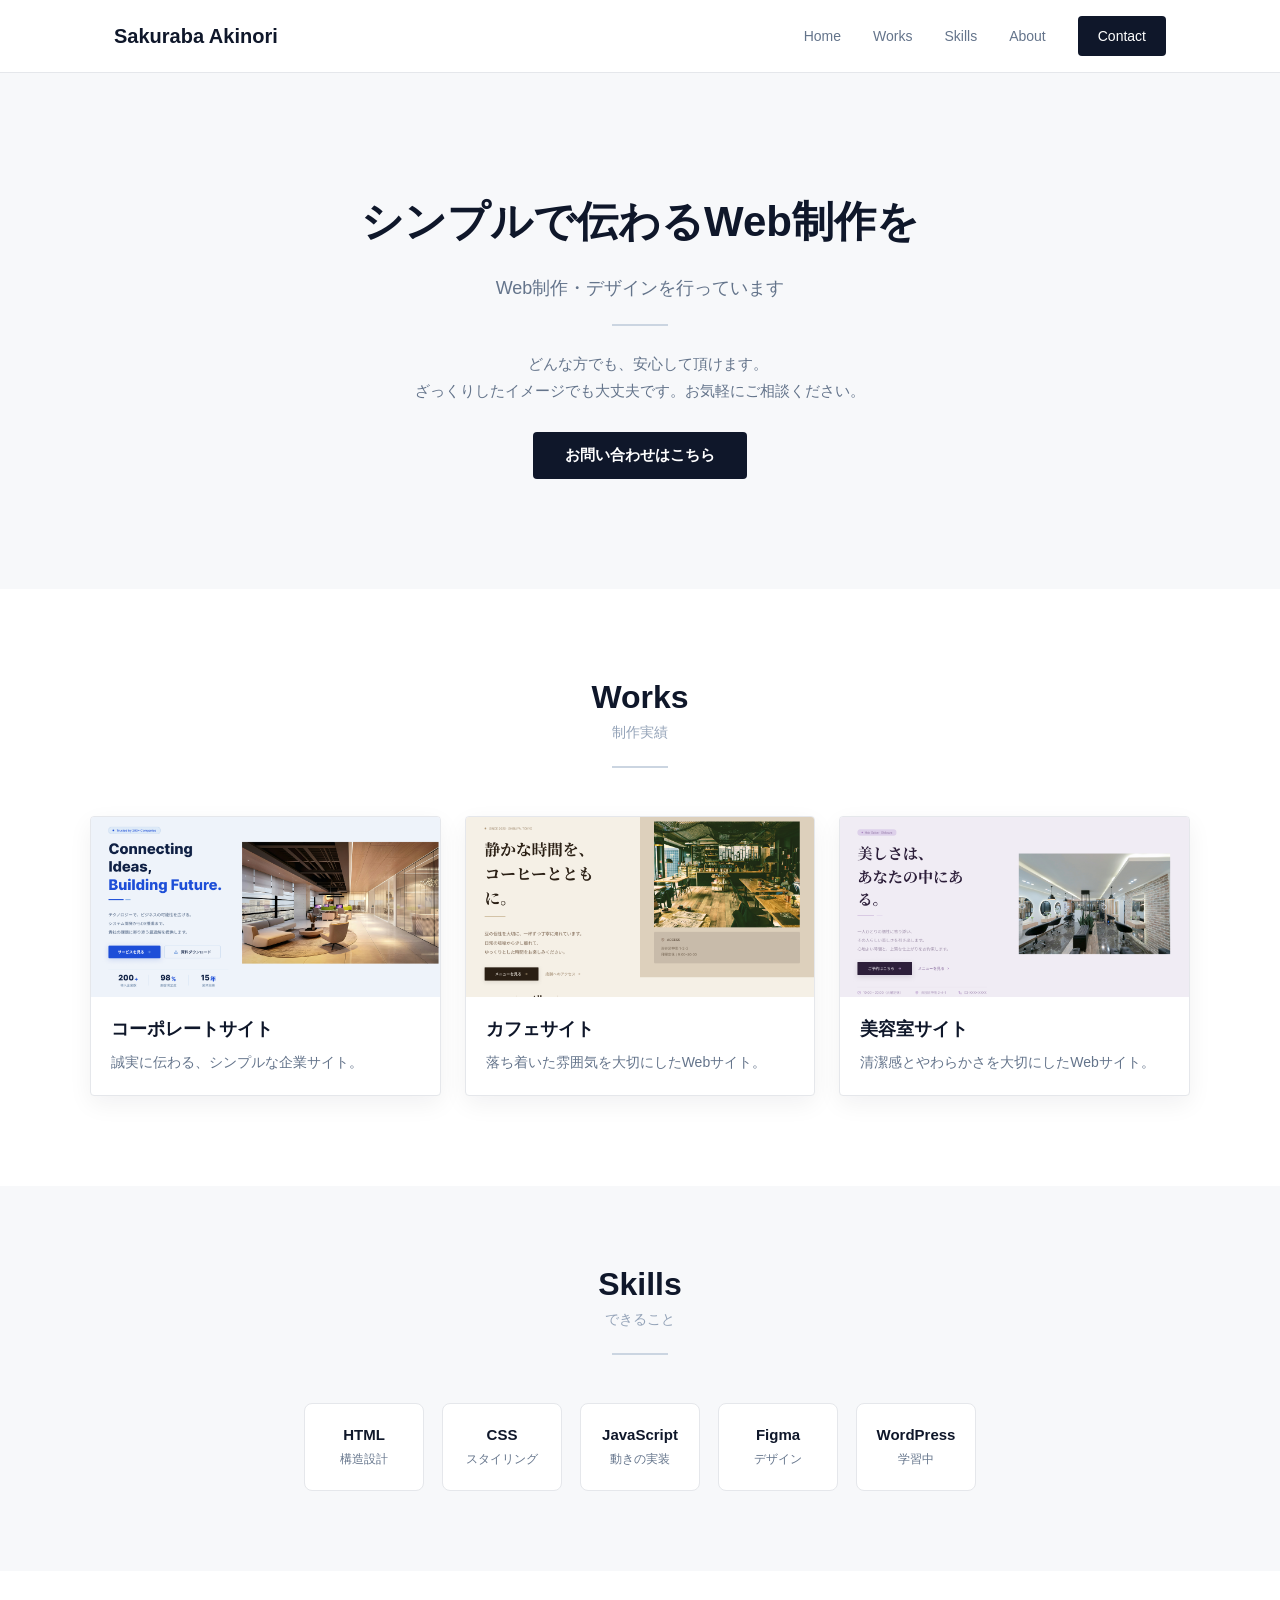
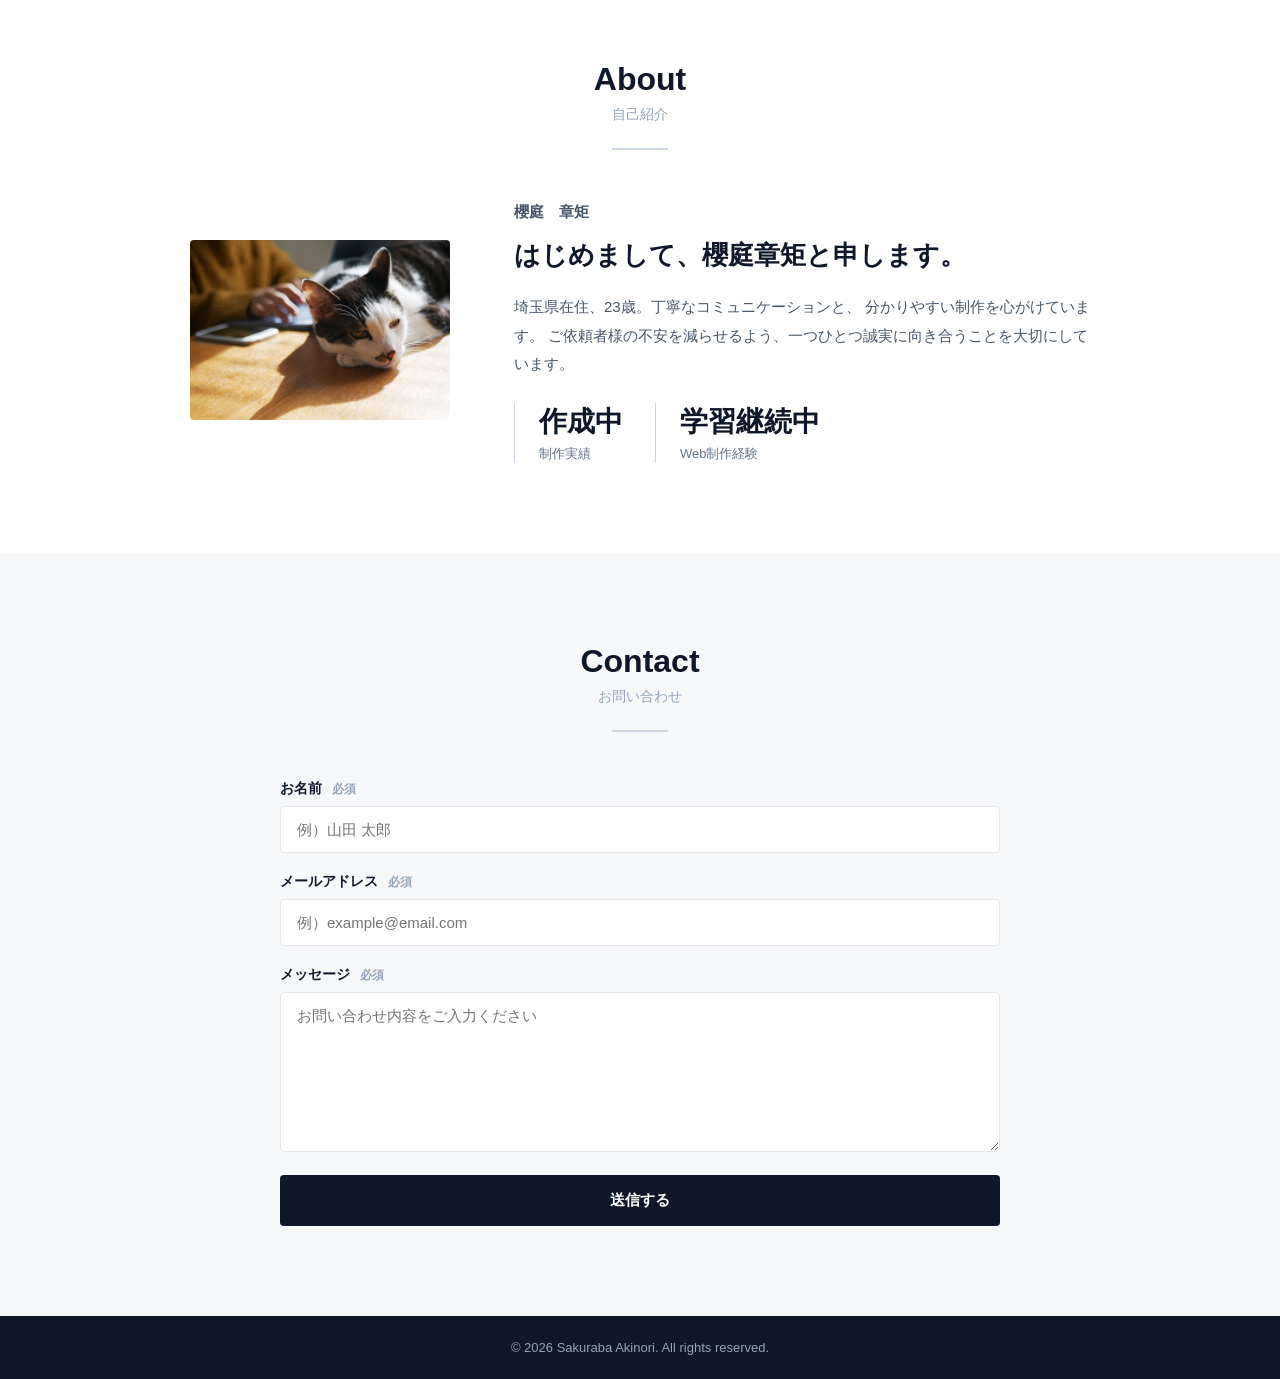
<file: portfolio/index.html>
<!DOCTYPE html>
<html lang="ja">
<head>
  <meta charset="UTF-8">
  <meta name="viewport" content="width=device-width, initial-scale=1.0">
 <title>Sakuraba Akinori Portfolio</title>
<meta name="description" content="櫻庭章矩のポートフォリオサイトです。Web制作・デザインの制作実績やスキル、プロフィールを掲載しています。">
<link rel="icon" href="images/favicon.png" type="image/png">
<link rel="stylesheet" href="style.css">
</head>
<body>
<header class="header">
  <div class="header-inner">
    <a href="#" class="logo">Sakuraba Akinori</a>

    <nav class="nav">
      <ul class="nav-list">
        <li><a href="#home">Home</a></li>
        <li><a href="#works">Works</a></li>
        <li><a href="#skills">Skills</a></li>
        <li><a href="#about">About</a></li>
        <li><a href="#contact" class="nav-contact">Contact</a></li>
      </ul>
    </nav>
  </div>
</header>
<main>
  <section class="hero" id="home">
    <div class="hero-inner">
      <h1>シンプルで伝わるWeb制作を</h1>
      <p class="hero-subtitle">Web制作・デザインを行っています</p>
      <div class="section-line"></div>
      <p class="hero-text">
      　どんな方でも、安心して頂けます。<br>
        ざっくりしたイメージでも大丈夫です。お気軽にご相談ください。
      </p>
      <a href="#contact" class="hero-button">お問い合わせはこちら</a>
    </div>
  </section>
</main>
<section class="works" id="works">
  <div class="section-inner">
    <div class="section-heading">
      <h2>Works</h2>
      <p>制作実績</p>
      <div class="section-line"></div>
    </div>

    <div class="works-grid">
      <a href="corporate.html" class="work-card">
 <img src="images/corporate.png" alt="コーポレートサイト" class="work-image">
  <div class="work-body">
    <h3>コーポレートサイト</h3>
    <p>誠実に伝わる、シンプルな企業サイト。</p>
  </div>
</a>

     <a href="calm-cafe.html" class="work-card">
 <img src="images/cafe.png" alt="カフェサイト" class="work-image">
  <div class="work-body">
    <h3>カフェサイト</h3>
    <p>落ち着いた雰囲気を大切にしたWebサイト。</p>
  </div>
</a>

    <a href="luna.html" class="work-card">
<img src="images/h.png" alt="美容室サイト" class="work-image">
  <div class="work-body">
    <h3>美容室サイト</h3>
    <p>清潔感とやわらかさを大切にしたWebサイト。</p>
  </div>
</a>
    </div>
  </div>
</section>
<section class="skills" id="skills">
  <div class="section-inner">
    <div class="section-heading">
      <h2>Skills</h2>
      <p>できること</p>
      <div class="section-line"></div>
    </div>

    <div class="skills-list">
      <div class="skill-item">
        <span>HTML</span>
        <p>構造設計</p>
      </div>

      <div class="skill-item">
        <span>CSS</span>
        <p>スタイリング</p>
      </div>

      <div class="skill-item">
        <span>JavaScript</span>
        <p>動きの実装</p>
      </div>

      <div class="skill-item">
        <span>Figma</span>
        <p>デザイン</p>
      </div>

      <div class="skill-item">
        <span>WordPress</span>
        <p>学習中</p>
      </div>
    </div>
  </div>
</section>
<section class="about" id="about">
  <div class="section-inner">
    <div class="section-heading">
      <h2>About</h2>
      <p>自己紹介</p>
      <div class="section-line"></div>
    </div>

    <div class="about-content">
      <div class="about-image">
       <img src="images/profile.png" alt="プロフィール画像" class="profile-image">
      </div>

      <div class="about-text">
        <p class="about-name">櫻庭　章矩</p>
        <h3>はじめまして、櫻庭章矩と申します。</h3>
        <p>
          埼玉県在住、23歳。丁寧なコミュニケーションと、
          分かりやすい制作を心がけています。
          ご依頼者様の不安を減らせるよう、一つひとつ誠実に向き合うことを大切にしています。
        </p>

        <div class="about-stats">
          <div>
            <strong>作成中</strong>
            <span>制作実績</span>
          </div>
          <div>
            <strong>学習継続中</strong>
            <span>Web制作経験</span>
          </div>
        </div>
      </div>
    </div>
  </div>
</section>
<section class="contact" id="contact">
  <div class="section-inner">
    <div class="section-heading">
      <h2>Contact</h2>
      <p>お問い合わせ</p>
      <div class="section-line"></div>
    </div>

    <form class="contact-form" action="https://ssgform.com/s/fH13kwV1Ggko" method="post">
  <label>
    お名前 <span>必須</span>
    <input type="text" name="お名前" placeholder="例）山田 太郎" required>
  </label>

  <label>
    メールアドレス <span>必須</span>
    <input type="email" name="メールアドレス" placeholder="例）example@email.com" required>
  </label>

  <label>
    メッセージ <span>必須</span>
    <textarea name="お問い合わせ内容" placeholder="お問い合わせ内容をご入力ください" required></textarea>
  </label>

  <button type="submit">送信する</button>
</form>
  </div>
</section>
<footer class="footer">
  <p>&copy; 2026 Sakuraba Akinori. All rights reserved.</p>
</footer>
</body>
</html>
</file>
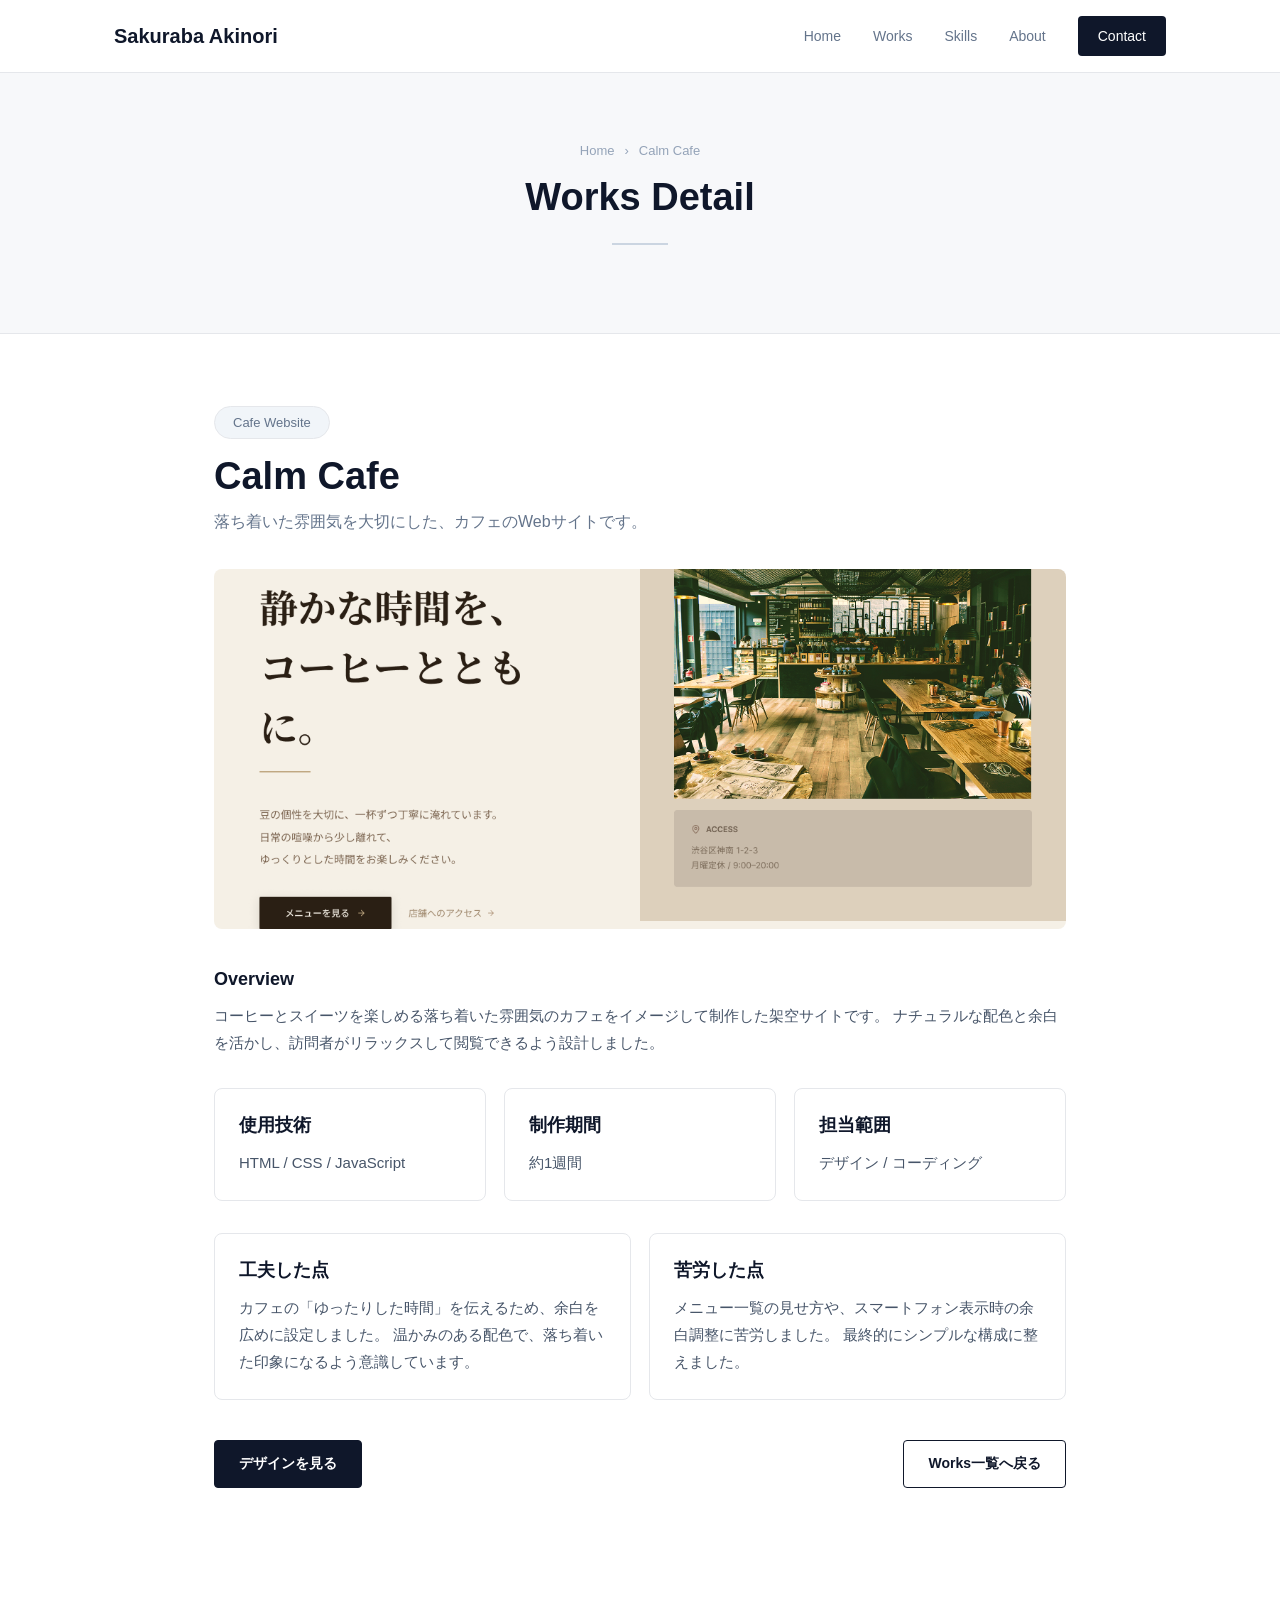
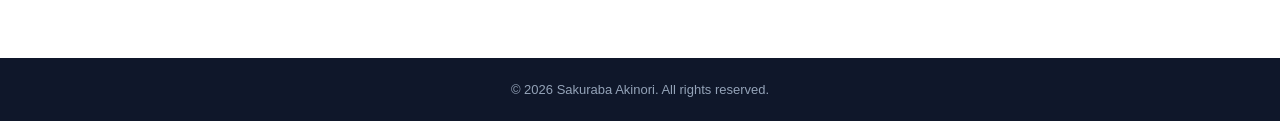
<file: portfolio/calm-cafe.html>
<!DOCTYPE html>
<html lang="ja">
<head>
  <meta charset="UTF-8">
  <meta name="viewport" content="width=device-width, initial-scale=1.0">
  <title>Sakuraba Akinori Portfolio</title>
  <link rel="stylesheet" href="style.css">
</head>
<body>
<header class="header">
  <div class="header-inner">
<a href="index.html" class="logo">Sakuraba Akinori</a>

    <nav class="nav">
      <ul class="nav-list">
       <li><a href="index.html#home">Home</a></li>
<li><a href="index.html#works">Works</a></li>
<li><a href="index.html#skills">Skills</a></li>
<li><a href="index.html#about">About</a></li>
<li><a href="index.html#contact" class="nav-contact">Contact</a></li>
      </ul>
    </nav>
  </div>
</header>
<main>
 <section class="work-detail">
  <div class="detail-header">
    <div class="breadcrumb">
      <a href="index.html">Home</a>
      <span>›</span>
      <span>Calm Cafe</span>
    </div>
    <h1>Works Detail</h1>
    <div class="section-line"></div>
  </div>

  <div class="detail-inner">
    <p class="category-tag">Cafe Website</p>
    <h2>Calm Cafe</h2>
    <p class="detail-lead">落ち着いた雰囲気を大切にした、カフェのWebサイトです。</p>

    <img src="images/cafe.png" alt="Calm Cafeのファーストビュー"
     class="detail-main-image">

    <section class="detail-section">
      <h3>Overview</h3>
      <p>
        コーヒーとスイーツを楽しめる落ち着いた雰囲気のカフェをイメージして制作した架空サイトです。
        ナチュラルな配色と余白を活かし、訪問者がリラックスして閲覧できるよう設計しました。
      </p>
    </section>

    <div class="detail-info-grid">
      <div class="detail-info-card">
        <h3>使用技術</h3>
        <p>HTML / CSS / JavaScript</p>
      </div>
      <div class="detail-info-card">
        <h3>制作期間</h3>
        <p>約1週間</p>
      </div>
      <div class="detail-info-card">
        <h3>担当範囲</h3>
        <p>デザイン / コーディング</p>
      </div>
    </div>

    <div class="detail-point-grid">
      <div class="detail-point-card">
        <h3>工夫した点</h3>
        <p>
          カフェの「ゆったりした時間」を伝えるため、余白を広めに設定しました。
          温かみのある配色で、落ち着いた印象になるよう意識しています。
        </p>
      </div>

      <div class="detail-point-card">
        <h3>苦労した点</h3>
        <p>
          メニュー一覧の見せ方や、スマートフォン表示時の余白調整に苦労しました。
          最終的にシンプルな構成に整えました。
        </p>
      </div>
    </div>

    <div class="detail-buttons">
      <a href="#" class="detail-button">デザインを見る</a>
      <a href="index.html#works" class="detail-button outline">Works一覧へ戻る</a>
    </div>
  </div>
</section>
</main>

<footer class="footer">
  <p>&copy; 2026 Sakuraba Akinori. All rights reserved.</p>
</footer>
</body>
</html>
</file>
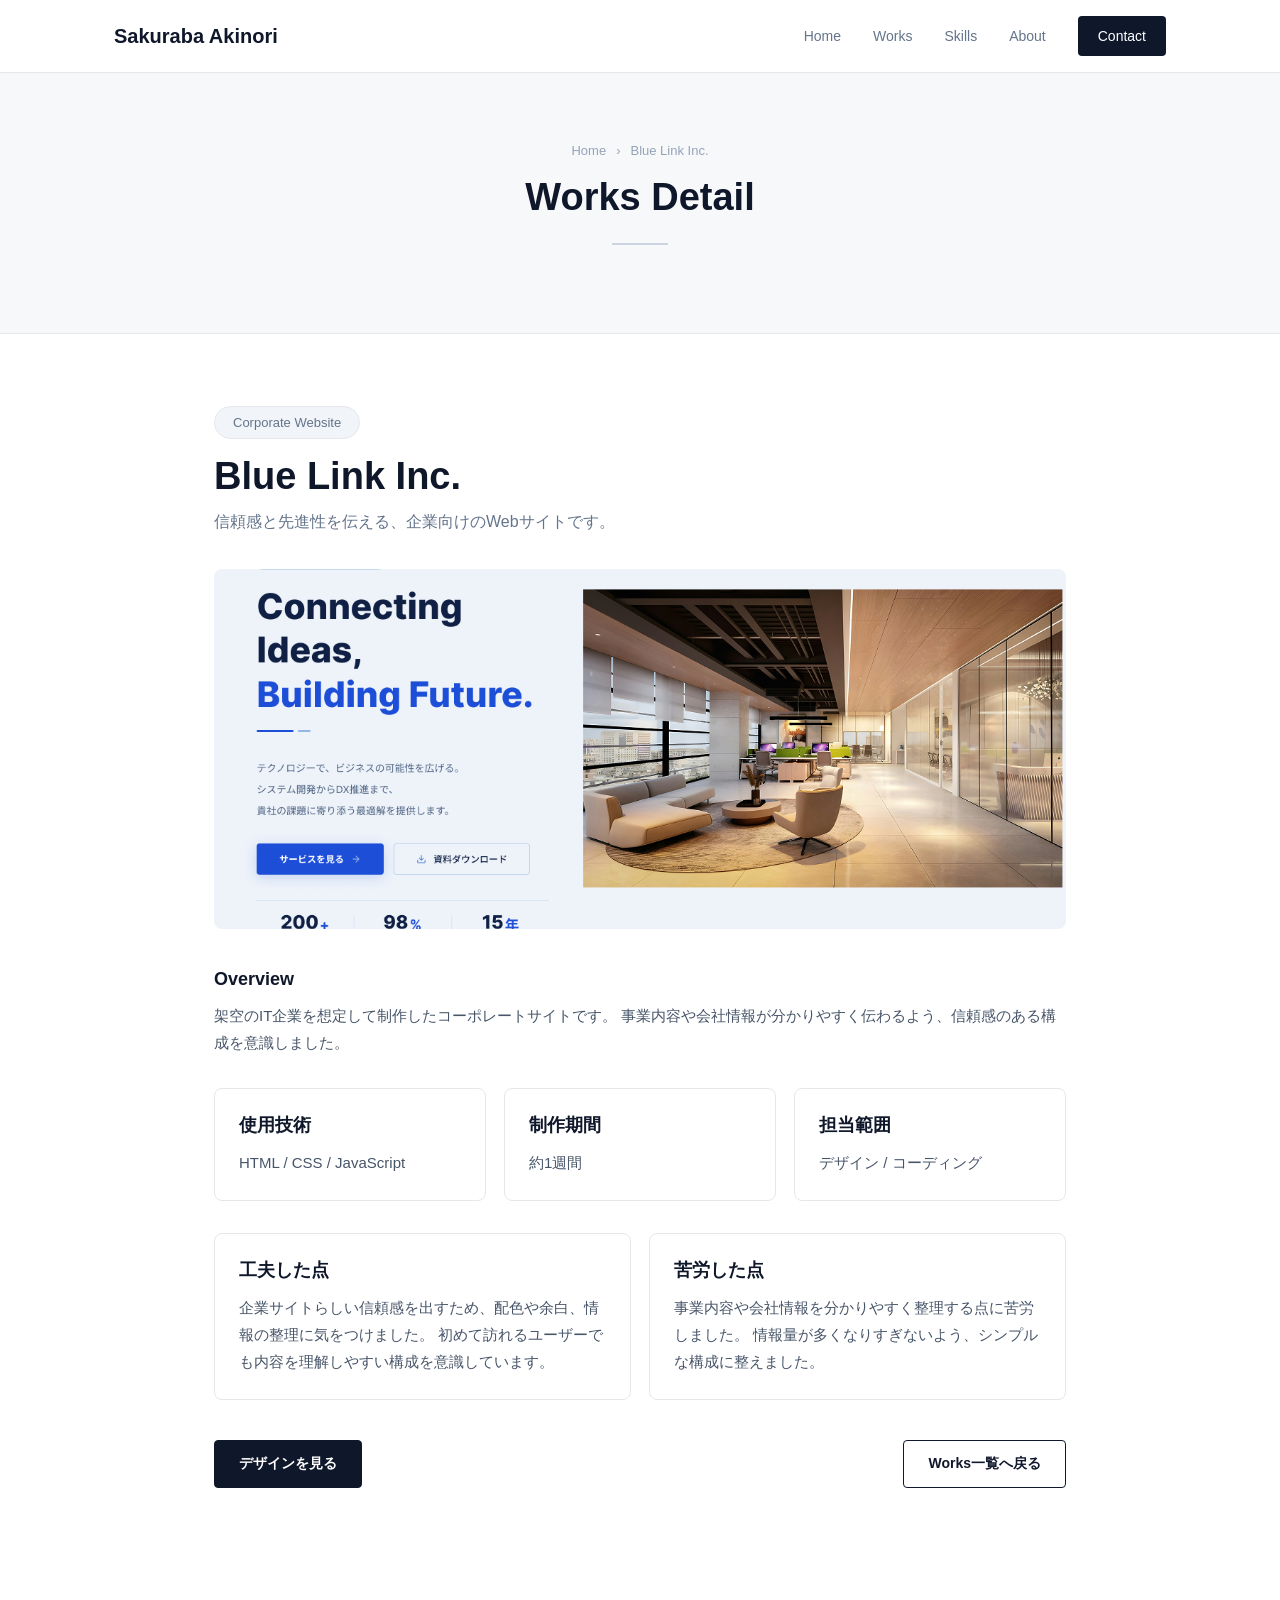
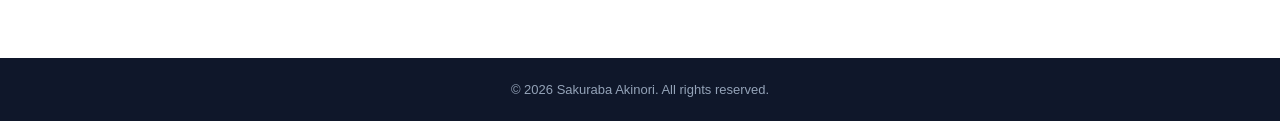
<file: portfolio/corporate.html>
<!DOCTYPE html>
<html lang="ja">
<head>
  <meta charset="UTF-8">
  <meta name="viewport" content="width=device-width, initial-scale=1.0">
  <title>Blue Link Inc. | Sakuraba Akinori Portfolio</title>
  <link rel="stylesheet" href="style.css">
</head>
<body>
<header class="header">
  <div class="header-inner">
    <a href="index.html" class="logo">Sakuraba Akinori</a>

    <nav class="nav">
      <ul class="nav-list">
        <li><a href="index.html#home">Home</a></li>
        <li><a href="index.html#works">Works</a></li>
        <li><a href="index.html#skills">Skills</a></li>
        <li><a href="index.html#about">About</a></li>
        <li><a href="index.html#contact" class="nav-contact">Contact</a></li>
      </ul>
    </nav>
  </div>
</header>

<main>
  <section class="work-detail">
    <div class="detail-header">
      <div class="breadcrumb">
        <a href="index.html">Home</a>
        <span>›</span>
        <span>Blue Link Inc.</span>
      </div>
      <h1>Works Detail</h1>
      <div class="section-line"></div>
    </div>

    <div class="detail-inner">
      <p class="category-tag">Corporate Website</p>
      <h2>Blue Link Inc.</h2>
      <p class="detail-lead">信頼感と先進性を伝える、企業向けのWebサイトです。</p>

      <img src="images/corporate.png" alt="Blue Link Inc.のファーストビュー"
       class="detail-main-image">

      <section class="detail-section">
        <h3>Overview</h3>
        <p>
          架空のIT企業を想定して制作したコーポレートサイトです。
          事業内容や会社情報が分かりやすく伝わるよう、信頼感のある構成を意識しました。
        </p>
      </section>

      <div class="detail-info-grid">
        <div class="detail-info-card">
          <h3>使用技術</h3>
          <p>HTML / CSS / JavaScript</p>
        </div>

        <div class="detail-info-card">
          <h3>制作期間</h3>
          <p>約1週間</p>
        </div>

        <div class="detail-info-card">
          <h3>担当範囲</h3>
          <p>デザイン / コーディング</p>
        </div>
      </div>

      <div class="detail-point-grid">
        <div class="detail-point-card">
          <h3>工夫した点</h3>
          <p>
            企業サイトらしい信頼感を出すため、配色や余白、情報の整理に気をつけました。
            初めて訪れるユーザーでも内容を理解しやすい構成を意識しています。
          </p>
        </div>

        <div class="detail-point-card">
          <h3>苦労した点</h3>
          <p>
            事業内容や会社情報を分かりやすく整理する点に苦労しました。
            情報量が多くなりすぎないよう、シンプルな構成に整えました。
          </p>
        </div>
      </div>

      <div class="detail-buttons">
        <a href="#" class="detail-button">デザインを見る</a>
        <a href="index.html#works" class="detail-button outline">Works一覧へ戻る</a>
      </div>
    </div>
  </section>
</main>

<footer class="footer">
  <p>&copy; 2026 Sakuraba Akinori. All rights reserved.</p>
</footer>
</body>
</html>
</file>
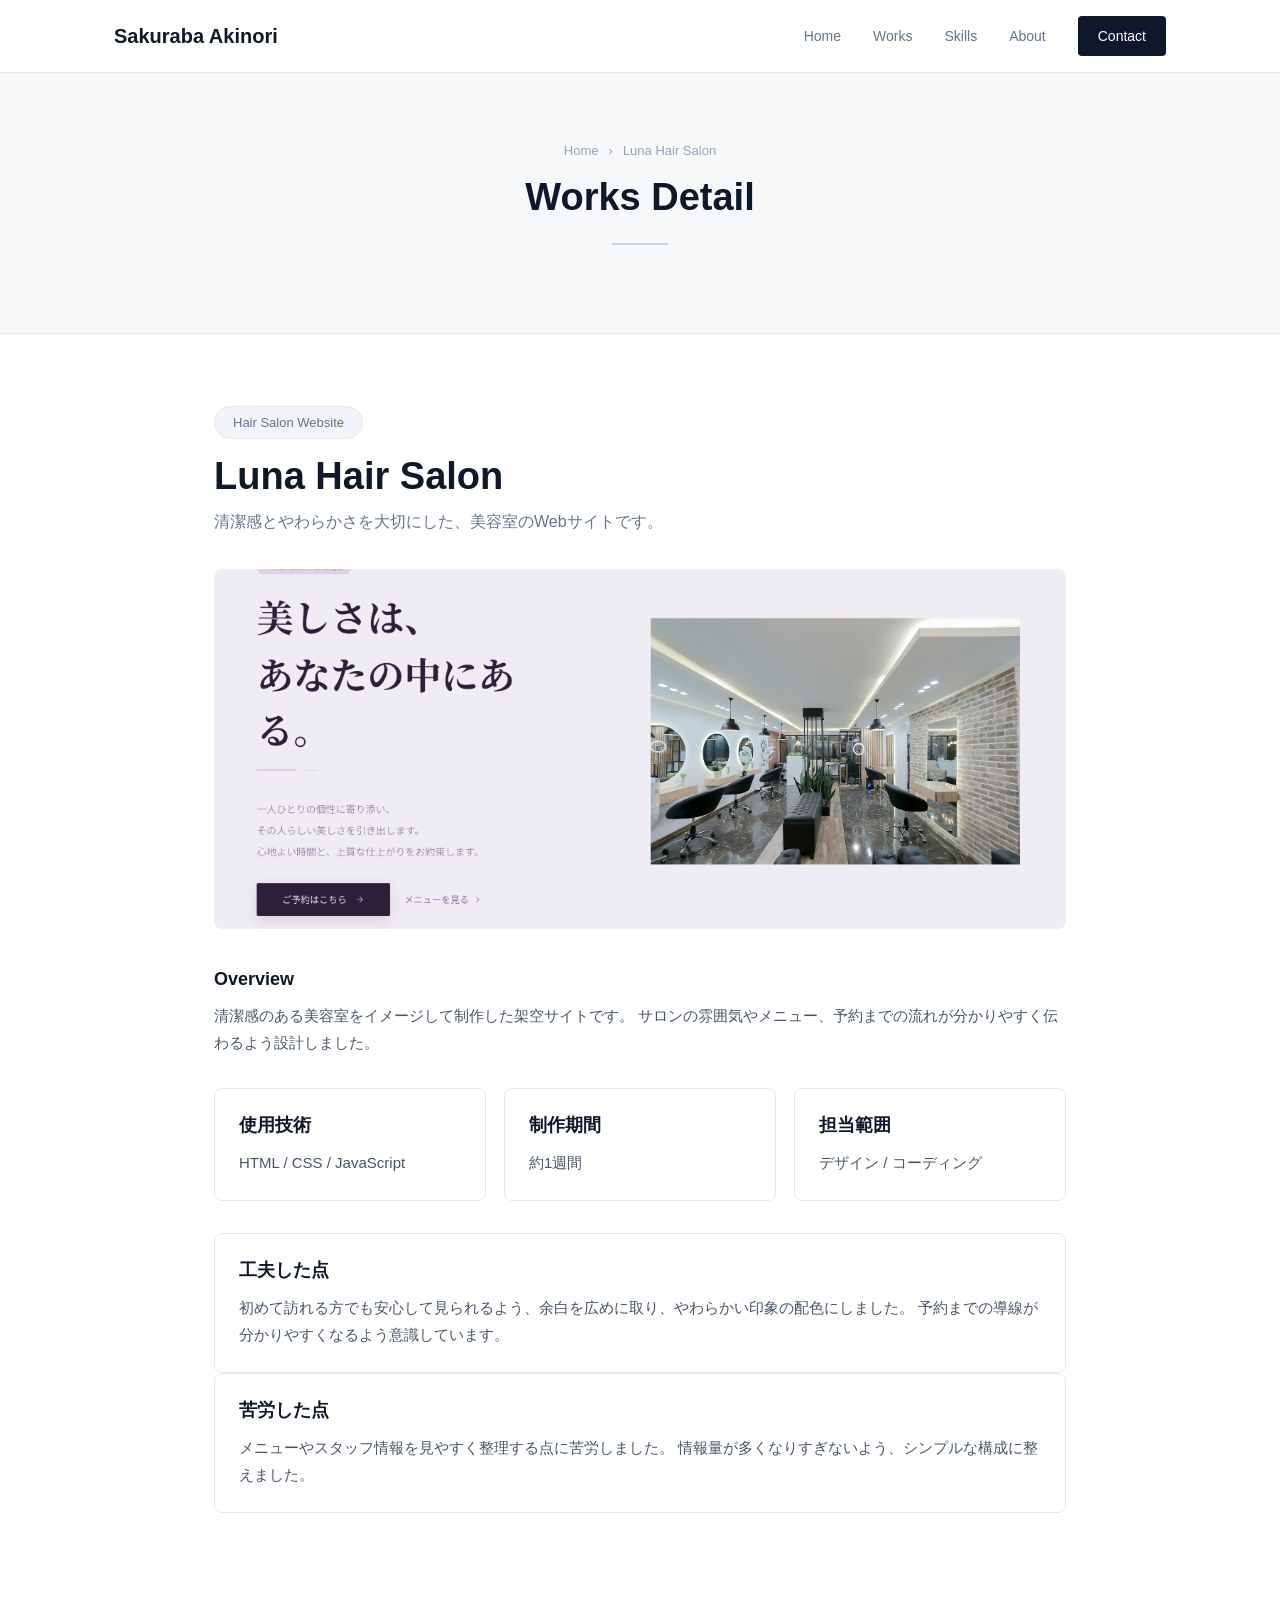
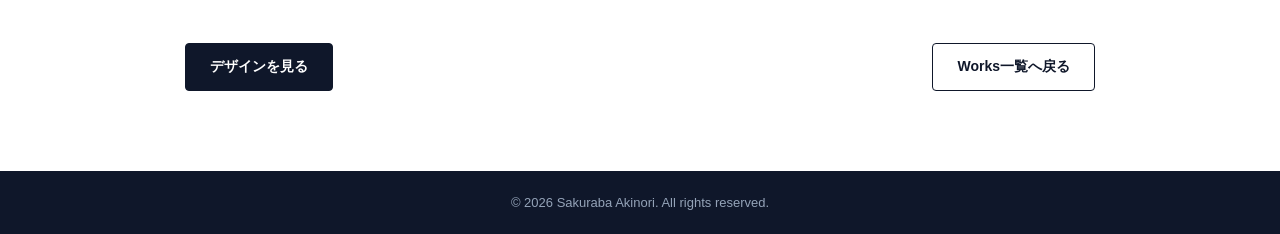
<file: portfolio/luna.html>
<!DOCTYPE html>
<html lang="ja">
<head>
  <meta charset="UTF-8">
  <meta name="viewport" content="width=device-width, initial-scale=1.0">
<title>Sakuraba Akinori Portfolio</title>
<meta name="description" content="櫻庭章矩のポートフォリオサイトです。Web制作・デザインの制作実績やスキル、プロフィールを掲載しています。">
<link rel="stylesheet" href="style.css">
</head>
<body>
<header class="header">
  <div class="header-inner">
<a href="index.html" class="logo">Sakuraba Akinori</a>

    <nav class="nav">
      <ul class="nav-list">
       <li><a href="index.html#home">Home</a></li>
<li><a href="index.html#works">Works</a></li>
<li><a href="index.html#skills">Skills</a></li>
<li><a href="index.html#about">About</a></li>
<li><a href="index.html#contact" class="nav-contact">Contact</a></li>
      </ul>
    </nav>
  </div>
</header>
<main>
 <section class="work-detail">
  <div class="detail-header">
    <div class="breadcrumb">
      <a href="index.html">Home</a>
      <span>›</span>
      <span>Luna Hair Salon</span>
    </div>
    <h1>Works Detail</h1>
    <div class="section-line"></div>
  </div>

  <div class="detail-inner">
    <p class="category-tag">Hair Salon Website</p>
<h2>Luna Hair Salon</h2>
<p class="detail-lead">清潔感とやわらかさを大切にした、美容室のWebサイトです。</p>
 <img src="images/h.png" alt="Luna Hair Salonのファーストビュー" 
 class="detail-main-image">

    <section class="detail-section">
      <h3>Overview</h3>
      <p>
        清潔感のある美容室をイメージして制作した架空サイトです。
サロンの雰囲気やメニュー、予約までの流れが分かりやすく伝わるよう設計しました。
      </p>
    </section>

    <div class="detail-info-grid">
      <div class="detail-info-card">
        <h3>使用技術</h3>
        <p>HTML / CSS / JavaScript</p>
      </div>
      <div class="detail-info-card">
        <h3>制作期間</h3>
        <p>約1週間</p>
      </div>
      <div class="detail-info-card">
        <h3>担当範囲</h3>
        <p>デザイン / コーディング</p>
      </div>
    </div>

   <div class="detail-point-card">
  <h3>工夫した点</h3>
  <p>
    初めて訪れる方でも安心して見られるよう、余白を広めに取り、やわらかい印象の配色にしました。
    予約までの導線が分かりやすくなるよう意識しています。
  </p>
</div>

      <div class="detail-point-card">
        <h3>苦労した点</h3>
        <p>
       メニューやスタッフ情報を見やすく整理する点に苦労しました。
情報量が多くなりすぎないよう、シンプルな構成に整えました。
        </p>
      </div>
    </div>

    <div class="detail-buttons">
      <a href="#" class="detail-button">デザインを見る</a>
      <a href="index.html#works" class="detail-button outline">Works一覧へ戻る</a>
    </div>
  </div>
</section>
</main>

<footer class="footer">
  <p>&copy; 2026 Sakuraba Akinori. All rights reserved.</p>
</footer>
</body>
</html>
</file>
<file: portfolio/style.css>
* {
  box-sizing: border-box;
}

body {
  margin: 0;
  font-family: Arial, "Hiragino Kaku Gothic ProN", "Yu Gothic", sans-serif;
  color: #0f172a;
  background: #ffffff;
}

a {
  color: inherit;
  text-decoration: none;
}

ul {
  margin: 0;
  padding: 0;
  list-style: none;
}

.header {
  width: 100%;
  background: #ffffff;
  border-bottom: 1px solid #e5e7eb;
}

.header-inner {
  max-width: 1100px;
  height: 72px;
  margin: 0 auto;
  padding: 0 24px;
  display: flex;
  align-items: center;
  justify-content: space-between;
}

.logo {
  font-size: 20px;
  font-weight: 700;
}

.nav-list {
  display: flex;
  align-items: center;
  gap: 32px;
}

.nav-list a {
  font-size: 14px;
  color: #64748b;
}

.nav-list a:hover {
  color: #0f172a;
}

.nav-contact {
  padding: 12px 20px;
  color: #ffffff !important;
  background: #0f172a;
  border-radius: 4px;
}
.hero {
  background: #f7f8fa;
  padding: 120px 24px 110px;
  text-align: center;
}

.hero-inner {
  max-width: 900px;
  margin: 0 auto;
}

.hero h1 {
  margin: 0;
  font-size: 42px;
  line-height: 1.4;
  font-weight: 700;
  color: #0f172a;
}

.hero-subtitle {
  margin: 24px 0 0;
  font-size: 18px;
  color: #64748b;
}

.section-line {
  width: 56px;
  height: 2px;
  margin: 24px auto;
  background: #cbd5e1;
}

.hero-text {
  margin: 0 0 28px;
  font-size: 15px;
  line-height: 1.8;
  color: #64748b;
}

.hero-button {
  display: inline-block;
  padding: 14px 32px;
  color: #ffffff;
  background: #0f172a;
  border-radius: 4px;
  font-size: 15px;
  font-weight: 700;
}
.works {
  padding: 90px 24px;
  background: #ffffff;
}

.section-inner {
  max-width: 1100px;
  margin: 0 auto;
}

.section-heading {
  text-align: center;
  margin-bottom: 48px;
}

.section-heading h2 {
  margin: 0;
  font-size: 32px;
  color: #0f172a;
}

.section-heading p {
  margin: 8px 0 0;
  font-size: 14px;
  color: #94a3b8;
}

.works-grid {
  display: grid;
  grid-template-columns: repeat(3, 1fr);
  gap: 24px;
}

.work-card {
  background: #ffffff;
  border: 1px solid #e5e7eb;
  border-radius: 4px;
  overflow: hidden;
  box-shadow: 0 8px 24px rgba(15, 23, 42, 0.06);
}

.work-image {
  width: 100%;
  height: 180px;
  object-fit: cover;
  display: block;
  background: #f1f5f9;
}

.work-image-corporate {
  background: #e8f0fb;
}

.work-image-cafe {
  background: #f4eee7;
}

.work-image-simple {
  background: #eef2ff;
}

.work-body {
  padding: 20px;
}

.work-body h3 {
  margin: 0 0 10px;
  font-size: 18px;
  color: #0f172a;
}

.work-body p {
  margin: 0;
  font-size: 14px;
  line-height: 1.7;
  color: #64748b;
}
.skills {
  padding: 80px 24px;
  background: #f7f8fa;
}

.skills-list {
  display: flex;
  justify-content: center;
  gap: 18px;
  flex-wrap: wrap;
}

.skill-item {
  width: 120px;
  padding: 22px 12px;
  text-align: center;
  background: #ffffff;
  border: 1px solid #e5e7eb;
  border-radius: 8px;
}

.skill-item span {
  display: block;
  font-size: 15px;
  font-weight: 700;
  color: #0f172a;
}

.skill-item p {
  margin: 8px 0 0;
  font-size: 12px;
  color: #64748b;
}
.about {
  padding: 90px 24px;
  background: #ffffff;
}

.about-content {
  display: flex;
  align-items: center;
  gap: 64px;
  max-width: 900px;
  margin: 0 auto;
}

.about-image {
  width: 260px;
  flex-shrink: 0;
}

.profile-placeholder {
  width: 260px;
  height: 180px;
  display: flex;
  align-items: center;
  justify-content: center;
  background: #f4eee7;
  border-radius: 4px;
  color: #94a3b8;
  font-weight: 700;
}

.about-text {
  flex: 1;
}

.about-name {
  margin: 0 0 12px;
  font-weight: 700;
  color: #0f172a;
}

.about-text h3 {
  margin: 0 0 20px;
  font-size: 26px;
  color: #0f172a;
}

.about-text p {
  font-size: 15px;
  line-height: 1.9;
  color: #475569;
}

.about-stats {
  display: flex;
  gap: 32px;
  margin-top: 24px;
}

.about-stats div {
  border-left: 1px solid #cbd5e1;
  padding-left: 24px;
}

.about-stats strong {
  display: block;
  font-size: 28px;
  color: #0f172a;
}

.about-stats span {
  display: block;
  margin-top: 4px;
  font-size: 13px;
  color: #64748b;
}
.contact {
  padding: 90px 24px;
  background: #f7f8fa;
}

.contact-form {
  max-width: 720px;
  margin: 0 auto;
}

.contact-form label {
  display: block;
  margin-bottom: 20px;
  font-size: 14px;
  font-weight: 700;
  color: #0f172a;
}

.contact-form label span {
  margin-left: 6px;
  font-size: 12px;
  color: #94a3b8;
}

.contact-form input,
.contact-form textarea {
  width: 100%;
  margin-top: 8px;
  padding: 14px 16px;
  border: 1px solid #e5e7eb;
  border-radius: 4px;
  font-size: 15px;
  font-family: inherit;
}

.contact-form textarea {
  min-height: 160px;
  resize: vertical;
}

.contact-form button {
  width: 100%;
  padding: 16px;
  color: #ffffff;
  background: #0f172a;
  border: none;
  border-radius: 4px;
  font-size: 15px;
  font-weight: 700;
  cursor: pointer;
}
.footer {
  padding: 24px;
  text-align: center;
  background: #0f172a;
}

.footer p {
  margin: 0;
  font-size: 13px;
  color: #94a3b8;
}
.work-detail {
  background: #ffffff;
}

.detail-header {
  padding: 70px 24px 64px;
  text-align: center;
  background: #f7f8fa;
  border-bottom: 1px solid #e5e7eb;
}

.breadcrumb {
  display: flex;
  justify-content: center;
  align-items: center;
  gap: 10px;
  margin-bottom: 18px;
  font-size: 13px;
  color: #94a3b8;
}

.breadcrumb a {
  color: #94a3b8;
}

.breadcrumb a:hover {
  color: #0f172a;
}

.detail-header h1 {
  margin: 0;
  font-size: 38px;
  color: #0f172a;
}

.detail-inner {
  max-width: 900px;
  margin: 0 auto;
  padding: 72px 24px 90px;
}

.category-tag {
  display: inline-block;
  margin: 0 0 16px;
  padding: 8px 18px;
  font-size: 13px;
  color: #64748b;
  background: #f1f5f9;
  border: 1px solid #e5e7eb;
  border-radius: 999px;
}

.detail-inner h2 {
  margin: 0;
  font-size: 38px;
  color: #0f172a;
}

.detail-lead {
  margin: 14px 0 36px;
  font-size: 16px;
  color: #64748b;
}

.detail-main-image {
  width: 100%;
  height: 360px;
  object-fit: cover;
  display: block;
  margin-bottom: 40px;
  border-radius: 8px;
}

.detail-cafe-image {
  background: #f4eee7;
}

.detail-section {
  margin-bottom: 32px;
}

.detail-section h3,
.detail-info-card h3,
.detail-point-card h3 {
  margin: 0 0 12px;
  font-size: 18px;
  color: #0f172a;
}

.detail-section p,
.detail-info-card p,
.detail-point-card p {
  margin: 0;
  font-size: 15px;
  line-height: 1.8;
  color: #475569;
}

.detail-info-grid {
  display: grid;
  grid-template-columns: repeat(3, 1fr);
  gap: 18px;
  margin-bottom: 32px;
}

.detail-info-card,
.detail-point-card {
  padding: 24px;
  background: #ffffff;
  border: 1px solid #e5e7eb;
  border-radius: 8px;
}

.detail-point-grid {
  display: grid;
  grid-template-columns: repeat(2, 1fr);
  gap: 18px;
  margin-bottom: 40px;
}

.detail-buttons {
  max-width: 910px;
  margin: 40px auto 80px;
  display: flex;
  justify-content: space-between;
  align-items: center;
  gap: 16px;
}

.detail-button {
  display: inline-block;
  padding: 14px 24px;
  color: #ffffff;
  background: #0f172a;
  border: 1px solid #0f172a;
  border-radius: 4px;
  font-size: 14px;
  font-weight: 700;
}

.detail-button.outline {
  color: #0f172a;
  background: #ffffff;
}
.detail-hair-image {
  background: #f3edf5;
  color: #9b7aa3;
}
.work-image-hair {
  background: #f3edf5;
}
.detail-corporate-image {
  background: #e8f0fb;
  color: #64748b;
}
@media (max-width: 768px) {
  .header-inner {
    height: auto;
    padding: 20px;
    flex-direction: column;
    gap: 18px;
  }

  .nav-list {
    gap: 18px;
    flex-wrap: wrap;
    justify-content: center;
  }

  .hero {
    padding: 80px 20px;
  }

  .hero h1 {
    font-size: 30px;
  }

  .hero-subtitle {
    font-size: 16px;
  }

  .works-grid {
    grid-template-columns: 1fr;
  }

  .about-content {
    flex-direction: column;
    gap: 32px;
    text-align: center;
  }

  .about-image,
  .profile-placeholder {
    width: 100%;
    max-width: 320px;
  }

  .about-stats {
    justify-content: center;
    flex-wrap: wrap;
  }

  .detail-info-grid {
    grid-template-columns: 1fr;
  }

  .detail-point-grid {
    grid-template-columns: 1fr;
  }

  .detail-buttons {
    flex-direction: column;
    align-items: stretch;
  }

  .detail-button {
    text-align: center;
  }

  .detail-header h1 {
    font-size: 30px;
  }

  .detail-inner h2 {
    font-size: 30px;
  }

  .detail-main-image {
    height: 240px;
  }
}
.profile-image {
  width: 260px;
  height: 180px;
  object-fit: cover;
  border-radius: 4px;
  display: block;
}
</file>
